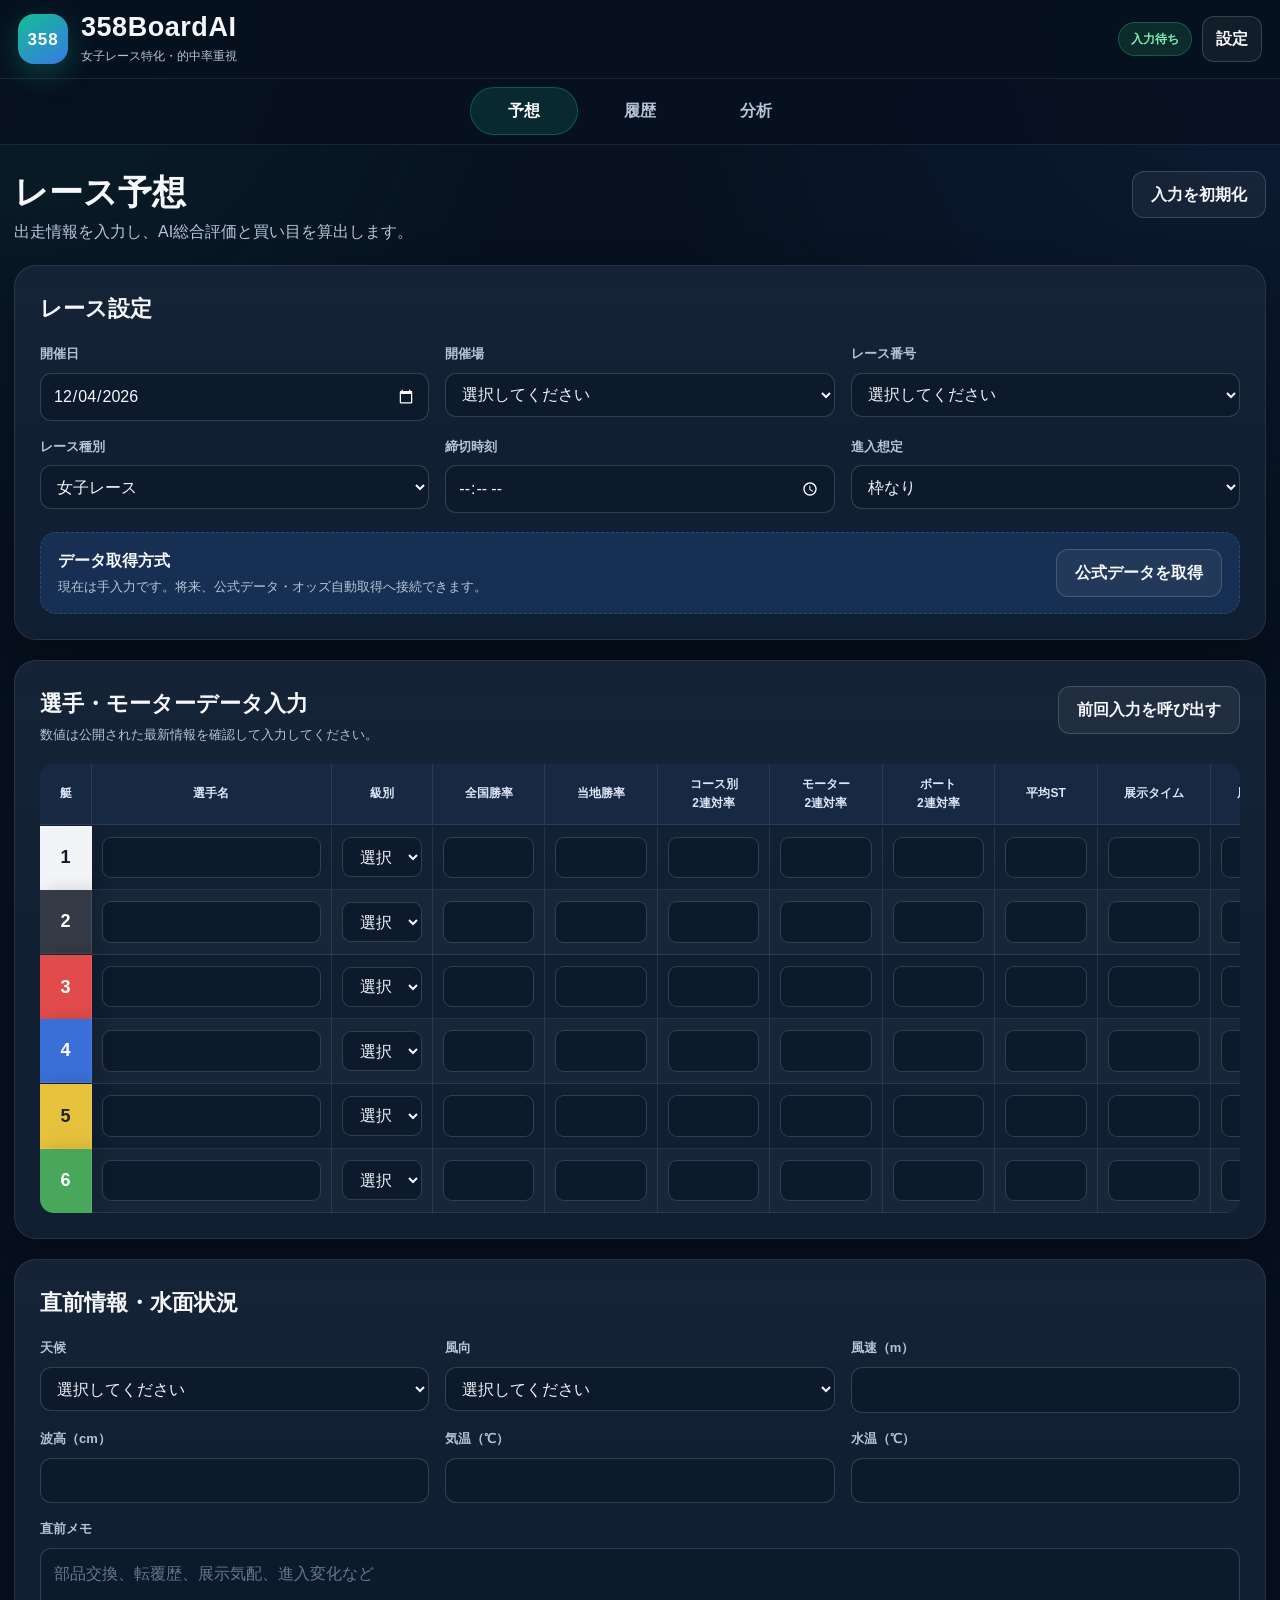
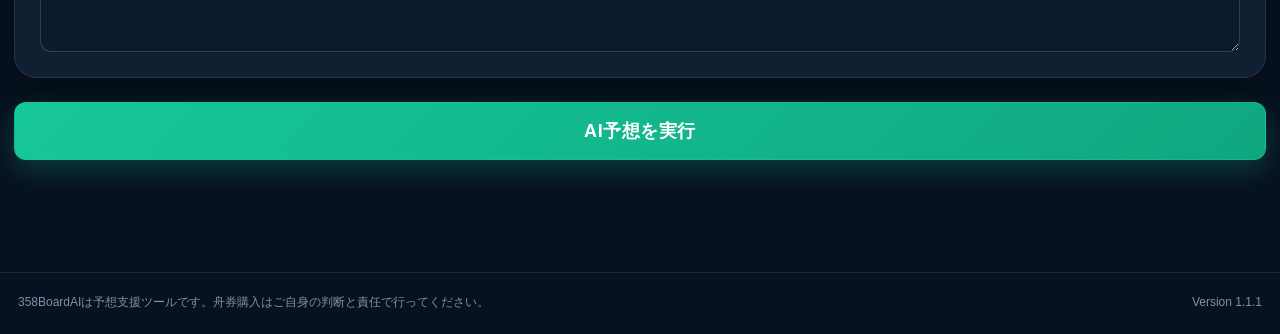
<file: index.html>
<!DOCTYPE html>
<html lang="ja">
<head>
  <meta charset="UTF-8">
  <meta name="viewport" content="width=device-width, initial-scale=1.0, viewport-fit=cover">
  <meta name="theme-color" content="#08111f">
  <meta name="description" content="358BoardAI - 女子レース特化・的中率重視の競艇予想支援システム">
  <title>358BoardAI | 競艇予想AI</title>

  <link rel="stylesheet" href="style.css">
</head>

<body>
  <noscript>
    <div class="noscript-message">
      358BoardAIを使用するには、ブラウザのJavaScriptを有効にしてください。
    </div>
  </noscript>

  <div id="app" class="app-shell">
    <header class="app-header">
      <div class="brand">
        <div class="brand-mark" aria-hidden="true">358</div>
        <div>
          <h1>358BoardAI</h1>
          <p>女子レース特化・的中率重視</p>
        </div>
      </div>

      <div class="header-status">
        <span id="systemStatus" class="status-badge status-ready">入力待ち</span>
        <button id="openSettingsButton" class="icon-button" type="button" aria-label="設定を開く">
          設定
        </button>
      </div>
    </header>

    <nav class="main-navigation" aria-label="メインメニュー">
      <button class="nav-button is-active" type="button" data-screen="predictionScreen">
        予想
      </button>
      <button class="nav-button" type="button" data-screen="historyScreen">
        履歴
      </button>
      <button class="nav-button" type="button" data-screen="analysisScreen">
        分析
      </button>
    </nav>

    <main class="main-content">
      <!-- 予想画面 -->
      <section id="predictionScreen" class="screen is-active" aria-labelledby="predictionTitle">
        <div class="screen-heading">
          <div>
            <h2 id="predictionTitle">レース予想</h2>
            <p>出走情報を入力し、AI総合評価と買い目を算出します。</p>
          </div>
          <button id="resetRaceButton" class="secondary-button" type="button">
            入力を初期化
          </button>
        </div>

        <section class="panel race-settings-panel" aria-labelledby="raceSettingsTitle">
          <div class="panel-heading">
            <h3 id="raceSettingsTitle">レース設定</h3>
          </div>

          <div class="form-grid race-settings-grid">
            <label class="form-field">
              <span>開催日</span>
              <input id="raceDate" name="raceDate" type="date" required>
            </label>

            <label class="form-field">
              <span>開催場</span>
              <select id="raceVenue" name="raceVenue" required>
                <option value="">選択してください</option>
                <option value="桐生">桐生</option>
                <option value="戸田">戸田</option>
                <option value="江戸川">江戸川</option>
                <option value="平和島">平和島</option>
                <option value="多摩川">多摩川</option>
                <option value="浜名湖">浜名湖</option>
                <option value="蒲郡">蒲郡</option>
                <option value="常滑">常滑</option>
                <option value="津">津</option>
                <option value="三国">三国</option>
                <option value="びわこ">びわこ</option>
                <option value="住之江">住之江</option>
                <option value="尼崎">尼崎</option>
                <option value="鳴門">鳴門</option>
                <option value="丸亀">丸亀</option>
                <option value="児島">児島</option>
                <option value="宮島">宮島</option>
                <option value="徳山">徳山</option>
                <option value="下関">下関</option>
                <option value="若松">若松</option>
                <option value="芦屋">芦屋</option>
                <option value="福岡">福岡</option>
                <option value="唐津">唐津</option>
                <option value="大村">大村</option>
              </select>
            </label>

            <label class="form-field">
              <span>レース番号</span>
              <select id="raceNumber" name="raceNumber" required>
                <option value="">選択してください</option>
                <option value="1">1R</option>
                <option value="2">2R</option>
                <option value="3">3R</option>
                <option value="4">4R</option>
                <option value="5">5R</option>
                <option value="6">6R</option>
                <option value="7">7R</option>
                <option value="8">8R</option>
                <option value="9">9R</option>
                <option value="10">10R</option>
                <option value="11">11R</option>
                <option value="12">12R</option>
              </select>
            </label>

            <label class="form-field">
              <span>レース種別</span>
              <select id="raceCategory" name="raceCategory" required>
                <option value="women" selected>女子レース</option>
                <option value="mixed">男女混合レース</option>
              </select>
            </label>

            <label class="form-field">
              <span>締切時刻</span>
              <input id="deadlineTime" name="deadlineTime" type="time">
            </label>

            <label class="form-field">
              <span>進入想定</span>
              <select id="entryPattern" name="entryPattern">
                <option value="枠なり" selected>枠なり</option>
                <option value="進入変化あり">進入変化あり</option>
                <option value="不明">不明</option>
              </select>
            </label>
          </div>

          <div class="future-data-area">
            <div>
              <strong>データ取得方式</strong>
              <p id="dataSourceDescription">
                現在は手入力です。将来、公式データ・オッズ自動取得へ接続できます。
              </p>
            </div>
            <button id="importDataButton" class="secondary-button" type="button" disabled>
              自動取得（準備中）
            </button>
          </div>
        </section>

        <section class="panel racer-input-panel" aria-labelledby="racerInputTitle">
          <div class="panel-heading racer-heading">
            <div>
              <h3 id="racerInputTitle">選手・モーターデータ入力</h3>
              <p>数値は公開された最新情報を確認して入力してください。</p>
            </div>
            <button id="copyPreviousRaceButton" class="secondary-button" type="button">
              前回入力を呼び出す
            </button>
          </div>

          <div class="table-scroll" tabindex="0">
            <table class="racer-table">
              <thead>
                <tr>
                  <th scope="col">艇</th>
                  <th scope="col">選手名</th>
                  <th scope="col">級別</th>
                  <th scope="col">全国勝率</th>
                  <th scope="col">当地勝率</th>
                  <th scope="col">コース別<br>2連対率</th>
                  <th scope="col">モーター<br>2連対率</th>
                  <th scope="col">ボート<br>2連対率</th>
                  <th scope="col">平均ST</th>
                  <th scope="col">展示タイム</th>
                  <th scope="col">展示順位</th>
                  <th scope="col">体重</th>
                  <th scope="col">調整重量</th>
                  <th scope="col">進入</th>
                </tr>
              </thead>

              <tbody id="racerTableBody">
                <tr class="racer-row" data-lane="1">
                  <th scope="row" class="lane-cell lane-1">1</th>
                  <td><input id="racerName1" data-field="racerName" type="text" autocomplete="off" aria-label="1号艇 選手名"></td>
                  <td>
                    <select id="racerClass1" data-field="racerClass" aria-label="1号艇 級別">
                      <option value="">選択</option><option value="A1">A1</option><option value="A2">A2</option><option value="B1">B1</option><option value="B2">B2</option>
                    </select>
                  </td>
                  <td><input id="nationalWinRate1" data-field="nationalWinRate" type="number" min="0" max="10" step="0.01" inputmode="decimal" aria-label="1号艇 全国勝率"></td>
                  <td><input id="localWinRate1" data-field="localWinRate" type="number" min="0" max="10" step="0.01" inputmode="decimal" aria-label="1号艇 当地勝率"></td>
                  <td><input id="coursePlaceRate1" data-field="coursePlaceRate" type="number" min="0" max="100" step="0.1" inputmode="decimal" aria-label="1号艇 コース別2連対率"></td>
                  <td><input id="motorPlaceRate1" data-field="motorPlaceRate" type="number" min="0" max="100" step="0.1" inputmode="decimal" aria-label="1号艇 モーター2連対率"></td>
                  <td><input id="boatPlaceRate1" data-field="boatPlaceRate" type="number" min="0" max="100" step="0.1" inputmode="decimal" aria-label="1号艇 ボート2連対率"></td>
                  <td><input id="averageStart1" data-field="averageStart" type="number" min="0" max="1" step="0.01" inputmode="decimal" aria-label="1号艇 平均スタートタイミング"></td>
                  <td><input id="exhibitionTime1" data-field="exhibitionTime" type="number" min="0" max="20" step="0.01" inputmode="decimal" aria-label="1号艇 展示タイム"></td>
                  <td><input id="exhibitionRank1" data-field="exhibitionRank" type="number" min="1" max="6" step="1" inputmode="numeric" aria-label="1号艇 展示順位"></td>
                  <td><input id="weight1" data-field="weight" type="number" min="35" max="80" step="0.1" inputmode="decimal" aria-label="1号艇 体重"></td>
                  <td><input id="adjustWeight1" data-field="adjustWeight" type="number" min="0" max="20" step="0.5" inputmode="decimal" aria-label="1号艇 調整重量"></td>
                  <td><input id="entryCourse1" data-field="entryCourse" type="number" min="1" max="6" step="1" value="1" inputmode="numeric" aria-label="1号艇 進入コース"></td>
                </tr>

                <tr class="racer-row" data-lane="2">
                  <th scope="row" class="lane-cell lane-2">2</th>
                  <td><input id="racerName2" data-field="racerName" type="text" autocomplete="off" aria-label="2号艇 選手名"></td>
                  <td>
                    <select id="racerClass2" data-field="racerClass" aria-label="2号艇 級別">
                      <option value="">選択</option><option value="A1">A1</option><option value="A2">A2</option><option value="B1">B1</option><option value="B2">B2</option>
                    </select>
                  </td>
                  <td><input id="nationalWinRate2" data-field="nationalWinRate" type="number" min="0" max="10" step="0.01" inputmode="decimal" aria-label="2号艇 全国勝率"></td>
                  <td><input id="localWinRate2" data-field="localWinRate" type="number" min="0" max="10" step="0.01" inputmode="decimal" aria-label="2号艇 当地勝率"></td>
                  <td><input id="coursePlaceRate2" data-field="coursePlaceRate" type="number" min="0" max="100" step="0.1" inputmode="decimal" aria-label="2号艇 コース別2連対率"></td>
                  <td><input id="motorPlaceRate2" data-field="motorPlaceRate" type="number" min="0" max="100" step="0.1" inputmode="decimal" aria-label="2号艇 モーター2連対率"></td>
                  <td><input id="boatPlaceRate2" data-field="boatPlaceRate" type="number" min="0" max="100" step="0.1" inputmode="decimal" aria-label="2号艇 ボート2連対率"></td>
                  <td><input id="averageStart2" data-field="averageStart" type="number" min="0" max="1" step="0.01" inputmode="decimal" aria-label="2号艇 平均スタートタイミング"></td>
                  <td><input id="exhibitionTime2" data-field="exhibitionTime" type="number" min="0" max="20" step="0.01" inputmode="decimal" aria-label="2号艇 展示タイム"></td>
                  <td><input id="exhibitionRank2" data-field="exhibitionRank" type="number" min="1" max="6" step="1" inputmode="numeric" aria-label="2号艇 展示順位"></td>
                  <td><input id="weight2" data-field="weight" type="number" min="35" max="80" step="0.1" inputmode="decimal" aria-label="2号艇 体重"></td>
                  <td><input id="adjustWeight2" data-field="adjustWeight" type="number" min="0" max="20" step="0.5" inputmode="decimal" aria-label="2号艇 調整重量"></td>
                  <td><input id="entryCourse2" data-field="entryCourse" type="number" min="1" max="6" step="1" value="2" inputmode="numeric" aria-label="2号艇 進入コース"></td>
                </tr>

                <tr class="racer-row" data-lane="3">
                  <th scope="row" class="lane-cell lane-3">3</th>
                  <td><input id="racerName3" data-field="racerName" type="text" autocomplete="off" aria-label="3号艇 選手名"></td>
                  <td>
                    <select id="racerClass3" data-field="racerClass" aria-label="3号艇 級別">
                      <option value="">選択</option><option value="A1">A1</option><option value="A2">A2</option><option value="B1">B1</option><option value="B2">B2</option>
                    </select>
                  </td>
                  <td><input id="nationalWinRate3" data-field="nationalWinRate" type="number" min="0" max="10" step="0.01" inputmode="decimal" aria-label="3号艇 全国勝率"></td>
                  <td><input id="localWinRate3" data-field="localWinRate" type="number" min="0" max="10" step="0.01" inputmode="decimal" aria-label="3号艇 当地勝率"></td>
                  <td><input id="coursePlaceRate3" data-field="coursePlaceRate" type="number" min="0" max="100" step="0.1" inputmode="decimal" aria-label="3号艇 コース別2連対率"></td>
                  <td><input id="motorPlaceRate3" data-field="motorPlaceRate" type="number" min="0" max="100" step="0.1" inputmode="decimal" aria-label="3号艇 モーター2連対率"></td>
                  <td><input id="boatPlaceRate3" data-field="boatPlaceRate" type="number" min="0" max="100" step="0.1" inputmode="decimal" aria-label="3号艇 ボート2連対率"></td>
                  <td><input id="averageStart3" data-field="averageStart" type="number" min="0" max="1" step="0.01" inputmode="decimal" aria-label="3号艇 平均スタートタイミング"></td>
                  <td><input id="exhibitionTime3" data-field="exhibitionTime" type="number" min="0" max="20" step="0.01" inputmode="decimal" aria-label="3号艇 展示タイム"></td>
                  <td><input id="exhibitionRank3" data-field="exhibitionRank" type="number" min="1" max="6" step="1" inputmode="numeric" aria-label="3号艇 展示順位"></td>
                  <td><input id="weight3" data-field="weight" type="number" min="35" max="80" step="0.1" inputmode="decimal" aria-label="3号艇 体重"></td>
                  <td><input id="adjustWeight3" data-field="adjustWeight" type="number" min="0" max="20" step="0.5" inputmode="decimal" aria-label="3号艇 調整重量"></td>
                  <td><input id="entryCourse3" data-field="entryCourse" type="number" min="1" max="6" step="1" value="3" inputmode="numeric" aria-label="3号艇 進入コース"></td>
                </tr>

                <tr class="racer-row" data-lane="4">
                  <th scope="row" class="lane-cell lane-4">4</th>
                  <td><input id="racerName4" data-field="racerName" type="text" autocomplete="off" aria-label="4号艇 選手名"></td>
                  <td>
                    <select id="racerClass4" data-field="racerClass" aria-label="4号艇 級別">
                      <option value="">選択</option><option value="A1">A1</option><option value="A2">A2</option><option value="B1">B1</option><option value="B2">B2</option>
                    </select>
                  </td>
                  <td><input id="nationalWinRate4" data-field="nationalWinRate" type="number" min="0" max="10" step="0.01" inputmode="decimal" aria-label="4号艇 全国勝率"></td>
                  <td><input id="localWinRate4" data-field="localWinRate" type="number" min="0" max="10" step="0.01" inputmode="decimal" aria-label="4号艇 当地勝率"></td>
                  <td><input id="coursePlaceRate4" data-field="coursePlaceRate" type="number" min="0" max="100" step="0.1" inputmode="decimal" aria-label="4号艇 コース別2連対率"></td>
                  <td><input id="motorPlaceRate4" data-field="motorPlaceRate" type="number" min="0" max="100" step="0.1" inputmode="decimal" aria-label="4号艇 モーター2連対率"></td>
                  <td><input id="boatPlaceRate4" data-field="boatPlaceRate" type="number" min="0" max="100" step="0.1" inputmode="decimal" aria-label="4号艇 ボート2連対率"></td>
                  <td><input id="averageStart4" data-field="averageStart" type="number" min="0" max="1" step="0.01" inputmode="decimal" aria-label="4号艇 平均スタートタイミング"></td>
                  <td><input id="exhibitionTime4" data-field="exhibitionTime" type="number" min="0" max="20" step="0.01" inputmode="decimal" aria-label="4号艇 展示タイム"></td>
                  <td><input id="exhibitionRank4" data-field="exhibitionRank" type="number" min="1" max="6" step="1" inputmode="numeric" aria-label="4号艇 展示順位"></td>
                  <td><input id="weight4" data-field="weight" type="number" min="35" max="80" step="0.1" inputmode="decimal" aria-label="4号艇 体重"></td>
                  <td><input id="adjustWeight4" data-field="adjustWeight" type="number" min="0" max="20" step="0.5" inputmode="decimal" aria-label="4号艇 調整重量"></td>
                  <td><input id="entryCourse4" data-field="entryCourse" type="number" min="1" max="6" step="1" value="4" inputmode="numeric" aria-label="4号艇 進入コース"></td>
                </tr>

                <tr class="racer-row" data-lane="5">
                  <th scope="row" class="lane-cell lane-5">5</th>
                  <td><input id="racerName5" data-field="racerName" type="text" autocomplete="off" aria-label="5号艇 選手名"></td>
                  <td>
                    <select id="racerClass5" data-field="racerClass" aria-label="5号艇 級別">
                      <option value="">選択</option><option value="A1">A1</option><option value="A2">A2</option><option value="B1">B1</option><option value="B2">B2</option>
                    </select>
                  </td>
                  <td><input id="nationalWinRate5" data-field="nationalWinRate" type="number" min="0" max="10" step="0.01" inputmode="decimal" aria-label="5号艇 全国勝率"></td>
                  <td><input id="localWinRate5" data-field="localWinRate" type="number" min="0" max="10" step="0.01" inputmode="decimal" aria-label="5号艇 当地勝率"></td>
                  <td><input id="coursePlaceRate5" data-field="coursePlaceRate" type="number" min="0" max="100" step="0.1" inputmode="decimal" aria-label="5号艇 コース別2連対率"></td>
                  <td><input id="motorPlaceRate5" data-field="motorPlaceRate" type="number" min="0" max="100" step="0.1" inputmode="decimal" aria-label="5号艇 モーター2連対率"></td>
                  <td><input id="boatPlaceRate5" data-field="boatPlaceRate" type="number" min="0" max="100" step="0.1" inputmode="decimal" aria-label="5号艇 ボート2連対率"></td>
                  <td><input id="averageStart5" data-field="averageStart" type="number" min="0" max="1" step="0.01" inputmode="decimal" aria-label="5号艇 平均スタートタイミング"></td>
                  <td><input id="exhibitionTime5" data-field="exhibitionTime" type="number" min="0" max="20" step="0.01" inputmode="decimal" aria-label="5号艇 展示タイム"></td>
                  <td><input id="exhibitionRank5" data-field="exhibitionRank" type="number" min="1" max="6" step="1" inputmode="numeric" aria-label="5号艇 展示順位"></td>
                  <td><input id="weight5" data-field="weight" type="number" min="35" max="80" step="0.1" inputmode="decimal" aria-label="5号艇 体重"></td>
                  <td><input id="adjustWeight5" data-field="adjustWeight" type="number" min="0" max="20" step="0.5" inputmode="decimal" aria-label="5号艇 調整重量"></td>
                  <td><input id="entryCourse5" data-field="entryCourse" type="number" min="1" max="6" step="1" value="5" inputmode="numeric" aria-label="5号艇 進入コース"></td>
                </tr>

                <tr class="racer-row" data-lane="6">
                  <th scope="row" class="lane-cell lane-6">6</th>
                  <td><input id="racerName6" data-field="racerName" type="text" autocomplete="off" aria-label="6号艇 選手名"></td>
                  <td>
                    <select id="racerClass6" data-field="racerClass" aria-label="6号艇 級別">
                      <option value="">選択</option><option value="A1">A1</option><option value="A2">A2</option><option value="B1">B1</option><option value="B2">B2</option>
                    </select>
                  </td>
                  <td><input id="nationalWinRate6" data-field="nationalWinRate" type="number" min="0" max="10" step="0.01" inputmode="decimal" aria-label="6号艇 全国勝率"></td>
                  <td><input id="localWinRate6" data-field="localWinRate" type="number" min="0" max="10" step="0.01" inputmode="decimal" aria-label="6号艇 当地勝率"></td>
                  <td><input id="coursePlaceRate6" data-field="coursePlaceRate" type="number" min="0" max="100" step="0.1" inputmode="decimal" aria-label="6号艇 コース別2連対率"></td>
                  <td><input id="motorPlaceRate6" data-field="motorPlaceRate" type="number" min="0" max="100" step="0.1" inputmode="decimal" aria-label="6号艇 モーター2連対率"></td>
                  <td><input id="boatPlaceRate6" data-field="boatPlaceRate" type="number" min="0" max="100" step="0.1" inputmode="decimal" aria-label="6号艇 ボート2連対率"></td>
                  <td><input id="averageStart6" data-field="averageStart" type="number" min="0" max="1" step="0.01" inputmode="decimal" aria-label="6号艇 平均スタートタイミング"></td>
                  <td><input id="exhibitionTime6" data-field="exhibitionTime" type="number" min="0" max="20" step="0.01" inputmode="decimal" aria-label="6号艇 展示タイム"></td>
                  <td><input id="exhibitionRank6" data-field="exhibitionRank" type="number" min="1" max="6" step="1" inputmode="numeric" aria-label="6号艇 展示順位"></td>
                  <td><input id="weight6" data-field="weight" type="number" min="35" max="80" step="0.1" inputmode="decimal" aria-label="6号艇 体重"></td>
                  <td><input id="adjustWeight6" data-field="adjustWeight" type="number" min="0" max="20" step="0.5" inputmode="decimal" aria-label="6号艇 調整重量"></td>
                  <td><input id="entryCourse6" data-field="entryCourse" type="number" min="1" max="6" step="1" value="6" inputmode="numeric" aria-label="6号艇 進入コース"></td>
                </tr>
              </tbody>
            </table>
          </div>
        </section>

        <section class="panel condition-panel" aria-labelledby="conditionTitle">
          <div class="panel-heading">
            <h3 id="conditionTitle">直前情報・水面状況</h3>
          </div>

          <div class="form-grid condition-grid">
            <label class="form-field">
              <span>天候</span>
              <select id="weather" name="weather">
                <option value="">選択してください</option>
                <option value="晴">晴</option>
                <option value="曇">曇</option>
                <option value="雨">雨</option>
                <option value="雪">雪</option>
                <option value="霧">霧</option>
              </select>
            </label>

            <label class="form-field">
              <span>風向</span>
              <select id="windDirection" name="windDirection">
                <option value="">選択してください</option>
                <option value="無風">無風</option>
                <option value="追い風">追い風</option>
                <option value="向かい風">向かい風</option>
                <option value="左横風">左横風</option>
                <option value="右横風">右横風</option>
              </select>
            </label>

            <label class="form-field">
              <span>風速（m）</span>
              <input id="windSpeed" name="windSpeed" type="number" min="0" max="30" step="0.1" inputmode="decimal">
            </label>

            <label class="form-field">
              <span>波高（cm）</span>
              <input id="waveHeight" name="waveHeight" type="number" min="0" max="100" step="1" inputmode="numeric">
            </label>

            <label class="form-field">
              <span>気温（℃）</span>
              <input id="airTemperature" name="airTemperature" type="number" min="-20" max="50" step="0.1" inputmode="decimal">
            </label>

            <label class="form-field">
              <span>水温（℃）</span>
              <input id="waterTemperature" name="waterTemperature" type="number" min="0" max="40" step="0.1" inputmode="decimal">
            </label>
          </div>

          <label class="form-field full-width-field">
            <span>直前メモ</span>
            <textarea id="raceMemo" name="raceMemo" rows="3" maxlength="500" placeholder="部品交換、転覆歴、展示気配、進入変化など"></textarea>
          </label>
        </section>

        <div class="prediction-action-area">
          <button id="runPredictionButton" class="primary-button prediction-button" type="button">
            AI予想を実行
          </button>
          <p id="validationMessage" class="validation-message" role="alert" aria-live="polite"></p>
        </div>

        <section id="predictionResultPanel" class="panel result-panel" aria-labelledby="predictionResultTitle" hidden>
          <div class="panel-heading result-heading">
            <div>
              <h3 id="predictionResultTitle">AI予想結果</h3>
              <p id="predictionGeneratedAt"></p>
            </div>
            <button id="savePredictionButton" class="primary-button" type="button">
              履歴に保存
            </button>
          </div>

          <div class="result-summary-grid">
            <article class="result-card">
              <span class="result-label">本命</span>
              <strong id="topPrediction">-</strong>
            </article>
            <article class="result-card">
              <span class="result-label">信頼度</span>
              <strong id="confidenceScore">-</strong>
            </article>
            <article class="result-card">
              <span class="result-label">レース判定</span>
              <strong id="raceJudgement">-</strong>
            </article>
            <article class="result-card danger-card">
              <span class="result-label">危険ゾーン</span>
              <strong id="dangerZoneStatus">-</strong>
            </article>
          </div>

          <div class="result-layout">
            <section class="result-section" aria-labelledby="aiEvaluationTitle">
              <h4 id="aiEvaluationTitle">AI総合評価</h4>
              <div class="table-scroll">
                <table class="evaluation-table">
                  <thead>
                    <tr>
                      <th scope="col">順位</th>
                      <th scope="col">艇</th>
                      <th scope="col">選手</th>
                      <th scope="col">総合点</th>
                      <th scope="col">1着確率</th>
                      <th scope="col">評価</th>
                    </tr>
                  </thead>
                  <tbody id="evaluationTableBody"></tbody>
                </table>
              </div>
            </section>

            <section class="result-section" aria-labelledby="bettingTitle">
              <div class="section-title-row">
                <h4 id="bettingTitle">推奨買い目</h4>
                <label class="compact-field">
                  <span>表示点数</span>
                  <select id="betCount">
                    <option value="3">3点</option>
                    <option value="5" selected>5点</option>
                    <option value="8">8点</option>
                    <option value="10">10点</option>
                  </select>
                </label>
              </div>
              <div id="bettingRecommendations" class="betting-list"></div>
            </section>
          </div>

          <section class="result-section" aria-labelledby="dangerDetailsTitle">
            <h4 id="dangerDetailsTitle">危険要因</h4>
            <ul id="dangerReasonList" class="danger-reason-list"></ul>
          </section>

          <section class="result-section" aria-labelledby="predictionCommentTitle">
            <h4 id="predictionCommentTitle">AI分析コメント</h4>
            <p id="predictionComment" class="prediction-comment"></p>
          </section>
        </section>
      </section>

      <!-- 履歴画面 -->
      <section id="historyScreen" class="screen" aria-labelledby="historyTitle" hidden>
        <div class="screen-heading">
          <div>
            <h2 id="historyTitle">予想履歴</h2>
            <p>端末内に保存した予想と結果を管理します。</p>
          </div>
          <button id="clearHistoryButton" class="danger-button" type="button">
            履歴を全削除
          </button>
        </div>

        <section class="panel history-summary-panel">
          <div class="history-stat-grid">
            <article class="stat-card">
              <span>保存件数</span>
              <strong id="historyTotalCount">0</strong>
            </article>
            <article class="stat-card">
              <span>結果入力済み</span>
              <strong id="historySettledCount">0</strong>
            </article>
            <article class="stat-card">
              <span>的中件数</span>
              <strong id="historyHitCount">0</strong>
            </article>
            <article class="stat-card">
              <span>的中率</span>
              <strong id="historyHitRate">0.0%</strong>
            </article>
          </div>
        </section>

        <section class="panel" aria-labelledby="historyListTitle">
          <div class="panel-heading">
            <h3 id="historyListTitle">履歴一覧</h3>
            <div class="history-controls">
              <label class="compact-field">
                <span>開催場</span>
                <select id="historyVenueFilter">
                  <option value="">すべて</option>
                </select>
              </label>
              <label class="compact-field">
                <span>結果</span>
                <select id="historyResultFilter">
                  <option value="">すべて</option>
                  <option value="pending">未入力</option>
                  <option value="hit">的中</option>
                  <option value="miss">不的中</option>
                </select>
              </label>
            </div>
          </div>

          <div id="historyEmptyState" class="empty-state">
            保存された予想はありません。
          </div>

          <div class="table-scroll">
            <table id="historyTable" class="history-table" hidden>
              <thead>
                <tr>
                  <th scope="col">開催日</th>
                  <th scope="col">開催場</th>
                  <th scope="col">R</th>
                  <th scope="col">本命</th>
                  <th scope="col">信頼度</th>
                  <th scope="col">実際の結果</th>
                  <th scope="col">判定</th>
                  <th scope="col">操作</th>
                </tr>
              </thead>
              <tbody id="historyTableBody"></tbody>
            </table>
          </div>
        </section>
      </section>

      <!-- 分析画面 -->
      <section id="analysisScreen" class="screen" aria-labelledby="analysisTitle" hidden>
        <div class="screen-heading">
          <div>
            <h2 id="analysisTitle">成績分析</h2>
            <p>保存履歴を基に、予想精度と傾向を分析します。</p>
          </div>
          <button id="refreshAnalysisButton" class="secondary-button" type="button">
            分析を更新
          </button>
        </div>

        <section class="panel">
          <div class="analysis-stat-grid">
            <article class="stat-card">
              <span>全体的中率</span>
              <strong id="analysisOverallHitRate">0.0%</strong>
            </article>
            <article class="stat-card">
              <span>女子戦的中率</span>
              <strong id="analysisWomenHitRate">0.0%</strong>
            </article>
            <article class="stat-card">
              <span>危険ゾーン回避率</span>
              <strong id="analysisDangerAvoidanceRate">0.0%</strong>
            </article>
            <article class="stat-card">
              <span>平均信頼度</span>
              <strong id="analysisAverageConfidence">0.0%</strong>
            </article>
          </div>
        </section>

        <div class="analysis-grid">
          <section class="panel" aria-labelledby="venueAnalysisTitle">
            <div class="panel-heading">
              <h3 id="venueAnalysisTitle">開催場別成績</h3>
            </div>
            <div id="venueAnalysisEmpty" class="empty-state">分析できる履歴がありません。</div>
            <div class="table-scroll">
              <table id="venueAnalysisTable" class="analysis-table" hidden>
                <thead>
                  <tr>
                    <th scope="col">開催場</th>
                    <th scope="col">件数</th>
                    <th scope="col">的中</th>
                    <th scope="col">的中率</th>
                  </tr>
                </thead>
                <tbody id="venueAnalysisTableBody"></tbody>
              </table>
            </div>
          </section>

          <section class="panel" aria-labelledby="laneAnalysisTitle">
            <div class="panel-heading">
              <h3 id="laneAnalysisTitle">1着本命艇別成績</h3>
            </div>
            <div id="laneAnalysisEmpty" class="empty-state">分析できる履歴がありません。</div>
            <div class="table-scroll">
              <table id="laneAnalysisTable" class="analysis-table" hidden>
                <thead>
                  <tr>
                    <th scope="col">本命艇</th>
                    <th scope="col">件数</th>
                    <th scope="col">的中</th>
                    <th scope="col">的中率</th>
                  </tr>
                </thead>
                <tbody id="laneAnalysisTableBody"></tbody>
              </table>
            </div>
          </section>
        </div>

        <section class="panel" aria-labelledby="analysisCommentTitle">
          <div class="panel-heading">
            <h3 id="analysisCommentTitle">分析結果</h3>
          </div>
          <div id="analysisComment" class="analysis-comment">
            結果を入力した履歴が蓄積されると、改善点を表示します。
          </div>
        </section>
      </section>
    </main>

    <footer class="app-footer">
      <p>
        358BoardAIは予想支援ツールです。舟券購入はご自身の判断と責任で行ってください。
      </p>
      <span id="appVersion">Version 1.0.0</span>
    </footer>
  </div>

  <!-- 履歴結果入力ダイアログ -->
  <dialog id="resultInputDialog" class="app-dialog">
    <form id="resultInputForm" method="dialog">
      <div class="dialog-heading">
        <h2>実際の結果を入力</h2>
        <button id="closeResultDialogButton" class="icon-button" type="button" aria-label="閉じる">
          ×
        </button>
      </div>

      <input id="resultHistoryId" type="hidden">

      <div class="form-grid">
        <label class="form-field">
          <span>1着</span>
          <select id="actualFirst" required>
            <option value="">選択</option>
            <option value="1">1号艇</option>
            <option value="2">2号艇</option>
            <option value="3">3号艇</option>
            <option value="4">4号艇</option>
            <option value="5">5号艇</option>
            <option value="6">6号艇</option>
          </select>
        </label>

        <label class="form-field">
          <span>2着</span>
          <select id="actualSecond" required>
            <option value="">選択</option>
            <option value="1">1号艇</option>
            <option value="2">2号艇</option>
            <option value="3">3号艇</option>
            <option value="4">4号艇</option>
            <option value="5">5号艇</option>
            <option value="6">6号艇</option>
          </select>
        </label>

        <label class="form-field">
          <span>3着</span>
          <select id="actualThird" required>
            <option value="">選択</option>
            <option value="1">1号艇</option>
            <option value="2">2号艇</option>
            <option value="3">3号艇</option>
            <option value="4">4号艇</option>
            <option value="5">5号艇</option>
            <option value="6">6号艇</option>
          </select>
        </label>

        <label class="form-field">
          <span>3連単払戻金（円）</span>
          <input id="payoutAmount" type="number" min="0" step="10" inputmode="numeric">
        </label>
      </div>

      <p id="resultInputMessage" class="validation-message" role="alert"></p>

      <div class="dialog-actions">
        <button id="cancelResultButton" class="secondary-button" type="button">キャンセル</button>
        <button id="saveResultButton" class="primary-button" type="submit">結果を保存</button>
      </div>
    </form>
  </dialog>

  <!-- 設定ダイアログ -->
  <dialog id="settingsDialog" class="app-dialog">
    <form id="settingsForm" method="dialog">
      <div class="dialog-heading">
        <h2>予想設定</h2>
        <button id="closeSettingsButton" class="icon-button" type="button" aria-label="閉じる">
          ×
        </button>
      </div>

      <div class="form-grid">
        <label class="form-field">
          <span>予想方針</span>
          <select id="predictionPolicy">
            <option value="hit-rate" selected>的中率重視</option>
            <option value="balanced">バランス重視</option>
          </select>
        </label>

        <label class="form-field">
          <span>危険ゾーン判定</span>
          <select id="dangerSensitivity">
            <option value="high" selected>厳しめ</option>
            <option value="standard">標準</option>
            <option value="low">緩め</option>
          </select>
        </label>

        <label class="form-field">
          <span>最低信頼度</span>
          <input id="minimumConfidence" type="number" min="0" max="100" step="1" value="60" inputmode="numeric">
        </label>

        <label class="form-field">
          <span>自動保存</span>
          <select id="autoSaveSetting">
            <option value="off" selected>使用しない</option>
            <option value="on">使用する</option>
          </select>
        </label>
      </div>

      <div class="dialog-actions">
        <button id="cancelSettingsButton" class="secondary-button" type="button">キャンセル</button>
        <button id="saveSettingsButton" class="primary-button" type="submit">設定を保存</button>
      </div>
    </form>
  </dialog>

  <!-- 通知 -->
  <div id="toast" class="toast" role="status" aria-live="polite" hidden></div>

  <!--
    読み込み順は固定です。
    prediction.js: 予想計算
    history.js: 履歴保存・読込
    analysis.js: 成績分析
    app.js: 画面全体の制御
  -->
  <script src="prediction.js" defer></script>
  <script src="history.js" defer></script>
  <script src="analysis.js" defer></script>
  <script src="app.js" defer></script>
</body>
</html>
</file>
<file: style.css>
/* 358BoardAI style.css Version 1.0.0 */
:root{--bg:#07111f;--bg-soft:#0c1829;--panel:#111f33;--panel-strong:#172942;--panel-muted:#0d1a2c;--text:#f5f7fb;--text-soft:#b7c4d8;--text-muted:#7f90aa;--primary:#16c79a;--primary-strong:#10a77f;--primary-soft:rgba(22,199,154,.14);--accent:#3b82f6;--accent-soft:rgba(59,130,246,.16);--warning:#f5b942;--warning-soft:rgba(245,185,66,.14);--danger:#ef5a68;--danger-soft:rgba(239,90,104,.14);--success:#31d080;--success-soft:rgba(49,208,128,.14);--border:rgba(255,255,255,.09);--border-strong:rgba(255,255,255,.16);--shadow:0 18px 45px rgba(0,0,0,.28);--radius-md:16px;--radius-lg:22px;--header-height:76px}
*,*::before,*::after{box-sizing:border-box}html{min-width:320px;background:var(--bg);color-scheme:dark;scroll-behavior:smooth}body{margin:0;min-height:100vh;background:radial-gradient(circle at top right,rgba(59,130,246,.1),transparent 28%),radial-gradient(circle at top left,rgba(22,199,154,.08),transparent 24%),var(--bg);color:var(--text);font-family:-apple-system,BlinkMacSystemFont,"Segoe UI","Noto Sans JP","Hiragino Kaku Gothic ProN","Yu Gothic",Meiryo,sans-serif;line-height:1.6;-webkit-font-smoothing:antialiased;text-rendering:optimizeLegibility}button,input,select,textarea{font:inherit}button,select{cursor:pointer}button:disabled,input:disabled,select:disabled,textarea:disabled{cursor:not-allowed;opacity:.55}button,input,select,textarea{-webkit-tap-highlight-color:transparent}img,svg{max-width:100%}[hidden]{display:none!important}::selection{background:rgba(22,199,154,.34);color:#fff}:focus-visible{outline:3px solid rgba(59,130,246,.72);outline-offset:2px}.noscript-message{margin:0;padding:14px 16px;background:var(--danger);color:#fff;font-weight:800;text-align:center}.app-shell{min-height:100vh}.app-header{position:sticky;top:0;z-index:50;min-height:var(--header-height);padding:calc(12px + env(safe-area-inset-top)) max(18px,env(safe-area-inset-right)) 12px max(18px,env(safe-area-inset-left));display:flex;align-items:center;justify-content:space-between;gap:18px;background:rgba(7,17,31,.92);border-bottom:1px solid var(--border);backdrop-filter:blur(18px);-webkit-backdrop-filter:blur(18px)}.brand{min-width:0;display:flex;align-items:center;gap:13px}.brand-mark{width:50px;height:50px;flex:0 0 50px;display:grid;place-items:center;border-radius:16px;background:linear-gradient(145deg,rgba(22,199,154,.95),rgba(59,130,246,.92));box-shadow:0 10px 28px rgba(22,199,154,.26);color:#fff;font-size:17px;font-weight:900;letter-spacing:.05em}.brand h1{margin:0;font-size:clamp(19px,3vw,27px);line-height:1.15;letter-spacing:.02em}.brand p{margin:4px 0 0;color:var(--text-soft);font-size:12px}.header-status{display:flex;align-items:center;gap:10px}.main-navigation{position:sticky;top:calc(var(--header-height) + env(safe-area-inset-top));z-index:45;padding:8px max(14px,env(safe-area-inset-right)) 9px max(14px,env(safe-area-inset-left));display:flex;justify-content:center;gap:8px;background:rgba(7,17,31,.88);border-bottom:1px solid var(--border);backdrop-filter:blur(16px);-webkit-backdrop-filter:blur(16px)}.nav-button{min-width:108px;min-height:44px;padding:10px 22px;border:1px solid transparent;border-radius:999px;background:transparent;color:var(--text-soft);font-weight:800;transition:.18s}.nav-button:hover{color:var(--text);background:rgba(255,255,255,.05)}.nav-button.is-active{color:#fff;background:var(--primary-soft);border-color:rgba(22,199,154,.3)}.main-content{width:min(1500px,calc(100% - 28px));margin:0 auto;padding:26px 0 54px}.screen{display:none}.screen.is-active{display:block}.screen-heading{margin-bottom:20px;display:flex;align-items:flex-start;justify-content:space-between;gap:18px}.screen-heading h2{margin:0;font-size:clamp(23px,3vw,34px);line-height:1.25}.screen-heading p{margin:6px 0 0;color:var(--text-soft)}.panel{margin-bottom:20px;padding:clamp(16px,2.4vw,25px);background:linear-gradient(180deg,rgba(255,255,255,.02),transparent 50%),var(--panel);border:1px solid var(--border);border-radius:var(--radius-lg);box-shadow:var(--shadow)}.panel-heading{margin-bottom:18px;display:flex;align-items:center;justify-content:space-between;gap:16px}.panel-heading h3,.panel-heading h4{margin:0}.panel-heading h3{font-size:clamp(18px,2vw,22px)}.panel-heading p{margin:4px 0 0;color:var(--text-soft);font-size:13px}.racer-heading,.result-heading{align-items:flex-start}.primary-button,.secondary-button,.danger-button,.icon-button{min-height:44px;border-radius:12px;font-weight:800;transition:.18s}.primary-button,.secondary-button,.danger-button{padding:10px 18px}.primary-button{border:1px solid rgba(22,199,154,.42);background:linear-gradient(135deg,var(--primary),var(--primary-strong));color:#fff;box-shadow:0 10px 28px rgba(22,199,154,.24)}.secondary-button{border:1px solid var(--border-strong);background:rgba(255,255,255,.05);color:var(--text)}.danger-button{border:1px solid rgba(239,90,104,.38);background:var(--danger-soft);color:#ffb8c0}.icon-button{min-width:44px;padding:9px 13px;border:1px solid var(--border-strong);background:rgba(255,255,255,.05);color:var(--text)}.status-badge{min-height:34px;padding:6px 12px;display:inline-flex;align-items:center;border:1px solid var(--border);border-radius:999px;font-size:12px;font-weight:900;white-space:nowrap}.status-ready{background:var(--success-soft);color:#7cf0b1;border-color:rgba(49,208,128,.28)}.status-warning{background:var(--warning-soft);color:#ffd47a;border-color:rgba(245,185,66,.28)}.status-danger{background:var(--danger-soft);color:#ff9eaa;border-color:rgba(239,90,104,.28)}.form-grid{display:grid;gap:16px}.race-settings-grid,.condition-grid{grid-template-columns:repeat(3,minmax(0,1fr))}.form-field{min-width:0;display:flex;flex-direction:column;gap:8px}.form-field>span,.compact-field>span{color:var(--text-soft);font-size:13px;font-weight:800}input,select,textarea{width:100%;border:1px solid var(--border-strong);border-radius:11px;background:var(--panel-muted);color:var(--text);transition:.18s}input,select{min-height:44px;padding:9px 12px}textarea{min-height:104px;padding:12px 13px;resize:vertical}input:focus,select:focus,textarea:focus{border-color:rgba(59,130,246,.78);background:#102039;box-shadow:0 0 0 4px rgba(59,130,246,.13);outline:none}input::placeholder,textarea::placeholder{color:#667891}select option{background:#0f1e32;color:var(--text)}.full-width-field{margin-top:16px}.future-data-area{margin-top:19px;padding:15px 17px;display:flex;align-items:center;justify-content:space-between;gap:18px;border:1px dashed rgba(59,130,246,.32);border-radius:var(--radius-md);background:var(--accent-soft)}.future-data-area p{margin:4px 0 0;color:var(--text-soft);font-size:13px}.compact-field{display:inline-flex;align-items:center;gap:8px}.compact-field select,.compact-field input{min-width:100px;min-height:38px;padding:7px 10px}.table-scroll{width:100%;overflow-x:auto;overscroll-behavior-x:contain;border-radius:14px;scrollbar-width:thin;scrollbar-color:rgba(255,255,255,.18) transparent}table{width:100%;border-collapse:separate;border-spacing:0}.racer-table{min-width:1580px}.racer-table th,.racer-table td,.evaluation-table th,.evaluation-table td,.history-table th,.history-table td,.analysis-table th,.analysis-table td{padding:11px 10px;border-right:1px solid var(--border);border-bottom:1px solid var(--border);text-align:center;vertical-align:middle}.racer-table thead th,.evaluation-table thead th,.history-table thead th,.analysis-table thead th{position:sticky;top:0;z-index:3;background:#172842;color:#dce6f6;font-size:12px;font-weight:900;white-space:nowrap}.racer-table tbody tr:nth-child(even),.evaluation-table tbody tr:nth-child(even),.history-table tbody tr:nth-child(even),.analysis-table tbody tr:nth-child(even){background:rgba(255,255,255,.032)}.racer-table input,.racer-table select{min-width:80px;min-height:40px;padding:7px 8px;border-radius:9px;text-align:center}.racer-table td:nth-child(2) input{min-width:135px;text-align:left}.lane-cell{position:sticky;left:0;z-index:2;width:52px;min-width:52px;color:#fff;font-size:18px;font-weight:900;box-shadow:7px 0 16px rgba(0,0,0,.14)}.lane-1{background:#f2f4f8;color:#111827}.lane-2{background:#343a46}.lane-3{background:#e24b4b}.lane-4{background:#3a6fd8}.lane-5{background:#e6c13c;color:#1d2430}.lane-6{background:#49a75c}.prediction-action-area{margin:24px 0;display:flex;flex-direction:column;align-items:stretch;gap:10px}.prediction-button{min-height:58px;font-size:18px;letter-spacing:.03em}.validation-message{min-height:24px;margin:0;color:#ff9eaa;font-size:13px;font-weight:800;text-align:center}.result-panel{border-color:rgba(22,199,154,.23)}.result-summary-grid{margin-bottom:22px;display:grid;grid-template-columns:repeat(4,minmax(0,1fr));gap:14px}.result-card,.stat-card{min-height:120px;padding:18px;display:flex;flex-direction:column;justify-content:center;gap:8px;border:1px solid var(--border);border-radius:var(--radius-md);background:linear-gradient(160deg,rgba(255,255,255,.05),transparent 58%),var(--panel-strong)}.result-card strong,.stat-card strong{font-size:clamp(23px,3vw,34px);line-height:1.15}.result-label,.stat-card span{color:var(--text-soft);font-size:13px;font-weight:800}.danger-card{background:linear-gradient(160deg,rgba(239,90,104,.1),transparent 60%),var(--panel-strong);border-color:rgba(239,90,104,.22)}.result-layout{display:grid;grid-template-columns:minmax(0,1.15fr) minmax(340px,.85fr);gap:18px}.result-section{min-width:0;padding:18px;border:1px solid var(--border);border-radius:var(--radius-md);background:rgba(255,255,255,.02)}.result-section+.result-section{margin-top:18px}.result-layout .result-section+.result-section{margin-top:0}.result-section h4{margin:0 0 15px;font-size:17px}.section-title-row{margin-bottom:14px;display:flex;align-items:center;justify-content:space-between;gap:12px}.section-title-row h4{margin:0}.evaluation-table{min-width:700px}.betting-list{display:grid;gap:10px}.bet-item{padding:13px 14px;display:grid;grid-template-columns:74px 1fr auto;align-items:center;gap:12px;border:1px solid var(--border);border-radius:12px;background:rgba(255,255,255,.035)}.bet-item-rank{color:var(--text-soft);font-size:12px;font-weight:900}.bet-item-combination{font-size:20px;font-weight:900;letter-spacing:.08em}.bet-item-score{color:#7cf0b1;font-weight:900}.danger-reason-list{margin:0;padding-left:22px}.prediction-comment,.analysis-comment{margin:0;color:#d9e3f2;white-space:pre-wrap}.history-stat-grid,.analysis-stat-grid{display:grid;grid-template-columns:repeat(4,minmax(0,1fr));gap:14px}.stat-card{min-height:112px}.history-controls{display:flex;align-items:center;flex-wrap:wrap;gap:12px}.history-table{min-width:950px}.analysis-grid{display:grid;grid-template-columns:repeat(2,minmax(0,1fr));gap:20px}.analysis-table{min-width:480px}.empty-state{padding:32px 18px;border:1px dashed var(--border-strong);border-radius:14px;color:var(--text-muted);text-align:center}.app-dialog{width:min(680px,calc(100% - 28px));max-height:calc(100vh - 38px);padding:0;border:1px solid var(--border-strong);border-radius:22px;background:var(--panel);color:var(--text);box-shadow:0 30px 90px rgba(0,0,0,.58);overflow:auto}.app-dialog::backdrop{background:rgba(0,0,0,.7);backdrop-filter:blur(5px)}.app-dialog form{padding:22px}.dialog-heading{margin-bottom:20px;display:flex;align-items:center;justify-content:space-between;gap:14px}.dialog-heading h2{margin:0;font-size:22px}.dialog-actions{margin-top:22px;display:flex;justify-content:flex-end;gap:10px}.toast{position:fixed;right:max(18px,env(safe-area-inset-right));bottom:max(18px,env(safe-area-inset-bottom));z-index:100;max-width:min(420px,calc(100% - 36px));padding:13px 16px;border:1px solid rgba(22,199,154,.3);border-radius:13px;background:#10243a;color:#fff;box-shadow:0 18px 50px rgba(0,0,0,.42);font-size:14px;font-weight:800}.app-footer{padding:20px max(18px,env(safe-area-inset-right)) calc(22px + env(safe-area-inset-bottom)) max(18px,env(safe-area-inset-left));display:flex;align-items:center;justify-content:space-between;gap:16px;border-top:1px solid var(--border);background:rgba(7,17,31,.72);color:var(--text-muted);font-size:12px}.app-footer p{margin:0}.text-success{color:#7cf0b1!important}.text-warning{color:#ffd47a!important}.text-danger{color:#ff9eaa!important}.text-muted{color:var(--text-muted)!important}.badge{padding:5px 9px;display:inline-flex;align-items:center;justify-content:center;border-radius:999px;font-size:12px;font-weight:900}.badge-success{background:var(--success-soft);color:#7cf0b1}.badge-warning{background:var(--warning-soft);color:#ffd47a}.badge-danger{background:var(--danger-soft);color:#ff9eaa}.badge-info{background:var(--accent-soft);color:#9ac3ff}
@media(max-width:1100px){.race-settings-grid,.condition-grid{grid-template-columns:repeat(2,minmax(0,1fr))}.result-summary-grid,.history-stat-grid,.analysis-stat-grid{grid-template-columns:repeat(2,minmax(0,1fr))}.result-layout,.analysis-grid{grid-template-columns:1fr}}
@media(max-width:720px){:root{--header-height:68px}.app-header{padding-top:calc(9px + env(safe-area-inset-top));padding-bottom:9px;gap:10px}.brand-mark{width:43px;height:43px;flex-basis:43px;border-radius:13px;font-size:15px}.brand p,.status-badge{display:none}.main-navigation{justify-content:stretch}.nav-button{min-width:0;flex:1;padding:9px 12px}.main-content{width:min(100% - 18px,1500px);padding-top:16px}.screen-heading,.panel-heading,.future-data-area,.result-heading{align-items:stretch;flex-direction:column}.screen-heading .secondary-button,.panel-heading .secondary-button,.panel-heading .primary-button,.future-data-area .secondary-button,.result-heading .primary-button{width:100%}.race-settings-grid,.condition-grid{grid-template-columns:1fr}.panel{margin-bottom:14px;padding:15px;border-radius:17px}.result-summary-grid,.history-stat-grid,.analysis-stat-grid{grid-template-columns:1fr 1fr;gap:10px}.result-card,.stat-card{min-height:100px;padding:14px}.result-card strong,.stat-card strong{font-size:24px}.result-section{padding:14px}.section-title-row{align-items:flex-start;flex-direction:column}.history-controls{width:100%;align-items:stretch;flex-direction:column}.history-controls .compact-field{width:100%;justify-content:space-between}.history-controls .compact-field select{flex:1}.dialog-actions{flex-direction:column-reverse}.dialog-actions button{width:100%}.app-footer{align-items:flex-start;flex-direction:column}}
@media(max-width:440px){.brand h1{font-size:18px}.icon-button{min-width:40px;min-height:40px;padding:7px 10px}.result-summary-grid,.history-stat-grid,.analysis-stat-grid{grid-template-columns:1fr}.bet-item{grid-template-columns:58px 1fr}.bet-item-score{grid-column:2}}
@media print{body{background:#fff;color:#111}.app-header,.main-navigation,.screen-heading button,.prediction-action-area,.app-footer,.toast{display:none!important}.main-content{width:100%;padding:0}.panel,.result-section,.result-card,.stat-card{background:#fff;color:#111;border-color:#ccc;box-shadow:none}.screen{display:none!important}.screen.is-active{display:block!important}}
</file>
